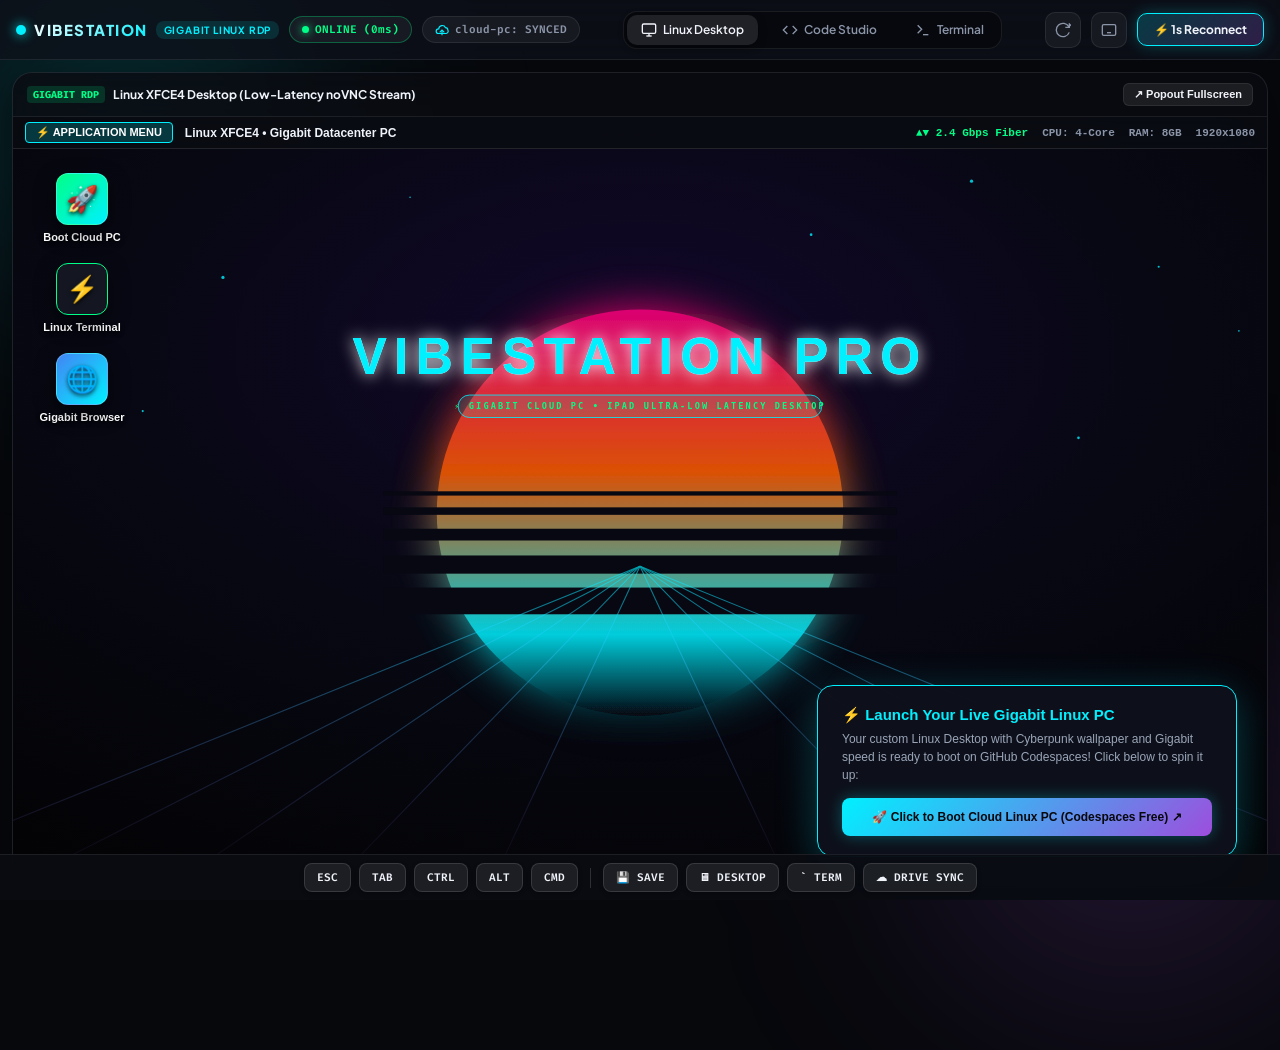
<file: dashboard/index.html>
<!DOCTYPE html>
<html lang="en">
<head>
  <meta charset="UTF-8">
  <meta name="viewport" content="width=device-width, initial-scale=1.0, maximum-scale=1.0, user-scalable=no, viewport-fit=cover">
  <title>VibeStation Cloud // Linux RDP for iPad</title>
  <meta name="apple-mobile-web-app-capable" content="yes">
  <meta name="apple-mobile-web-app-status-bar-style" content="black-translucent">
  <meta name="apple-mobile-web-app-title" content="Linux RDP">
  <meta name="theme-color" content="#0a0b10">
  <link rel="manifest" href="manifest.json">
  <link rel="stylesheet" href="style.css">
  <link rel="preconnect" href="https://fonts.googleapis.com">
  <link rel="preconnect" href="https://fonts.gstatic.com" crossorigin>
  <link href="https://fonts.googleapis.com/css2?family=Fira+Code:wght@400;600&family=Plus+Jakarta+Sans:wght@400;600;700;800&display=swap" rel="stylesheet">
</head>
<body>
  <div class="ambient-glow glow-1"></div>
  <div class="ambient-glow glow-2"></div>

  <div class="app-shell">
    <!-- Top Navigation Header -->
    <header class="top-nav">
      <div class="nav-left">
        <div class="brand-badge">
          <div class="pulse-dot"></div>
          <span class="brand-title">VIBESTATION</span>
          <span class="brand-tag">GIGABIT LINUX RDP</span>
        </div>
        
        <div id="connectionStatus" class="status-pill connected">
          <span class="status-indicator"></span>
          <span id="statusText">ONLINE (0ms)</span>
        </div>

        <div id="driveStatus" class="drive-pill" title="Google Drive Cloud-PC 1TB Sync">
          <svg class="drive-icon" viewBox="0 0 24 24" fill="none" stroke="currentColor" stroke-width="2">
            <path d="M19 18H6a4 4 0 0 1-4-4 4 4 0 0 1 4-4h.5A6 6 0 0 1 18 8a4 4 0 0 1 4 4 4 4 0 0 1-3 6z"/>
            <polyline points="16 16 12 12 8 16"/>
            <line x1="12" y1="12" x2="12" y2="21"/>
          </svg>
          <span id="driveText">cloud-pc: SYNCED</span>
        </div>
      </div>

      <!-- Center Tabs -->
      <nav class="nav-center">
        <button class="nav-tab active" data-view="desktop" title="Full Linux Desktop GUI (Cmd+1)">
          <svg viewBox="0 0 24 24" width="16" height="16" stroke="currentColor" fill="none" stroke-width="2"><rect x="2" y="3" width="20" height="14" rx="2"/><line x1="8" y1="21" x2="16" y2="21"/><line x1="12" y1="17" x2="12" y2="21"/></svg>
          <span>Linux Desktop</span>
        </button>
        <button class="nav-tab" data-view="editor" title="Full Code Studio (Cmd+2)">
          <svg viewBox="0 0 24 24" width="16" height="16" stroke="currentColor" fill="none" stroke-width="2"><polyline points="16 18 22 12 16 6"/><polyline points="8 6 2 12 8 18"/></svg>
          <span>Code Studio</span>
        </button>
        <button class="nav-tab" data-view="terminal" title="Cloud Terminal (Cmd+3)">
          <svg viewBox="0 0 24 24" width="16" height="16" stroke="currentColor" fill="none" stroke-width="2"><polyline points="4 17 10 11 4 5"/><line x1="12" y1="19" x2="20" y2="19"/></svg>
          <span>Terminal</span>
        </button>
      </nav>

      <!-- Right Controls -->
      <div class="nav-right">
        <button id="syncNowBtn" class="btn-icon" title="Force Sync Google Drive">
          <svg viewBox="0 0 24 24" width="16" height="16" stroke="currentColor" fill="none" stroke-width="2"><path d="M21.5 2v6h-6M21.34 15.57a10 10 0 1 1-.57-8.38l5.67-5.67"/></svg>
        </button>
        <button id="toggleKeyboardBar" class="btn-icon" title="Toggle Virtual Modifier Bar">
          <svg viewBox="0 0 24 24" width="16" height="16" stroke="currentColor" fill="none" stroke-width="2"><rect x="2" y="4" width="20" height="16" rx="2"/><line x1="6" y1="8" x2="6.01" y2="8"/><line x1="10" y1="8" x2="10.01" y2="8"/><line x1="14" y1="8" x2="14.01" y2="8"/><line x1="18" y1="8" x2="18.01" y2="8"/><line x1="6" y1="12" x2="6.01" y2="12"/><line x1="18" y1="12" x2="18.01" y2="12"/><line x1="9" y1="16" x2="15" y2="16"/></svg>
        </button>
        <button id="reconnectBtn" class="btn-primary" title="Instant Reconnect (Cmd+R)">
          ⚡ 1s Reconnect
        </button>
      </div>
    </header>

    <!-- Main Workspace Viewport -->
    <main class="workspace-viewport view-desktop" id="workspaceViewport">
      <!-- Desktop GUI Pane (Primary View) -->
      <section class="pane pane-desktop" id="desktopPane">
        <div class="pane-header">
          <div class="preview-title">
            <span class="glow-tag">GIGABIT RDP</span>
            <span>Linux XFCE4 Desktop (Low-Latency noVNC Stream)</span>
          </div>
          <div class="preview-actions">
            <button id="popoutDesktopBtn" class="btn-micro" title="Open Fullscreen in New Tab">↗ Popout Fullscreen</button>
          </div>
        </div>
        <div class="pane-content">
          <iframe id="desktopFrame" src="about:blank" title="Linux Desktop GUI"></iframe>
        </div>
      </section>

      <!-- Code Studio Pane -->
      <section class="pane pane-editor" id="editorPane" style="display: none;">
        <div class="pane-header">
          <div class="pane-tabs">
            <button class="pane-tab active" id="tabCode">Code Studio</button>
            <button class="pane-tab" id="tabTerminal">AI Shell (agy / tmux)</button>
          </div>
          <div class="pane-actions">
            <span class="session-badge" id="sessionBadge">Session: persistent-main</span>
          </div>
        </div>

        <div class="pane-content">
          <iframe id="editorFrame" class="active-frame" src="about:blank" title="Cloud IDE"></iframe>
          
          <div id="terminalContainer" class="terminal-box" style="display: none;">
            <div class="terminal-banner">
              <span>● Persistent tmux session active. Screen-sleep resilient.</span>
              <span id="termUptime">Uptime: Gigabit Cloud Active</span>
            </div>
            <div id="mockTerminal" class="mock-terminal">
              <div class="term-line prompt"><span class="user">vibe@cloud-pc</span>:<span class="dir">~/workspace</span>$ <span class="cmd">agy "build full-stack app with gigabit network"</span></div>
              <div class="term-line output info">⚡ Antigravity Agent active | Gigabit Cloud Connection</div>
              <div class="term-line output success">✓ Codebase indexed | Full XFCE Desktop ready at Port 6080</div>
            </div>
          </div>
        </div>
      </section>
    </main>

    <!-- iPad Hardware Keyboard Virtual Modifier Bar -->
    <aside class="ipad-keyboard-bar" id="keyboardBar">
      <div class="kb-key" data-key="Escape">ESC</div>
      <div class="kb-key" data-key="Tab">TAB</div>
      <div class="kb-key" data-key="Control">CTRL</div>
      <div class="kb-key" data-key="Alt">ALT</div>
      <div class="kb-key" data-key="Meta">CMD</div>
      <div class="kb-divider"></div>
      <div class="kb-key" data-shortcut="save">💾 SAVE</div>
      <div class="kb-key" data-shortcut="desktop">🖥 DESKTOP</div>
      <div class="kb-key" data-shortcut="toggleTerm">` TERM</div>
      <div class="kb-key" data-shortcut="sync">☁ DRIVE SYNC</div>
    </aside>

    <!-- Reconnect Toast Overlay -->
    <div id="reconnectToast" class="reconnect-toast hidden">
      <div class="toast-spinner"></div>
      <div class="toast-content">
        <div class="toast-title">Restoring Session...</div>
        <div class="toast-sub">Reattaching Desktop & tmux (1-2s)</div>
      </div>
    </div>
  </div>

  <script src="app.js"></script>
</body>
</html>
</file>
<file: dashboard/style.css>
/* ==========================================================================
   VIBESTATION PRO - PURE GIGABIT LINUX DESKTOP RDP (iPad Pro Optimized)
   ========================================================================== */

:root {
  --bg-core: #07080c;
  --bg-panel: rgba(14, 17, 26, 0.75);
  --bg-panel-border: rgba(255, 255, 255, 0.08);
  --bg-card: rgba(22, 27, 41, 0.85);
  
  --accent-cyan: #00f0ff;
  --accent-cyan-glow: rgba(0, 240, 255, 0.35);
  --accent-purple: #9d4edd;
  --accent-purple-glow: rgba(157, 78, 221, 0.35);
  --accent-green: #00ff88;
  --accent-green-glow: rgba(0, 255, 136, 0.4);
  --accent-red: #ff3366;
  
  --text-primary: #f0f3fa;
  --text-secondary: #8b95a8;
  --text-muted: #535c70;
  
  --font-main: 'Plus Jakarta Sans', -apple-system, BlinkMacSystemFont, sans-serif;
  --font-mono: 'Fira Code', monospace;
  
  --radius-sm: 8px;
  --radius-md: 14px;
  --radius-lg: 20px;
}

* {
  box-sizing: border-box;
  margin: 0;
  padding: 0;
  -webkit-tap-highlight-color: transparent;
  user-select: none;
}

body {
  background-color: var(--bg-core);
  color: var(--text-primary);
  font-family: var(--font-main);
  height: 100vh;
  height: 100dvh;
  overflow: hidden;
  position: fixed;
  width: 100vw;
  padding-top: env(safe-area-inset-top, 0px);
  padding-left: env(safe-area-inset-left, 0px);
  padding-right: env(safe-area-inset-right, 0px);
}

/* Ambient Backdrops */
.ambient-glow {
  position: absolute;
  border-radius: 50%;
  filter: blur(120px);
  pointer-events: none;
  z-index: 0;
}
.glow-1 {
  width: 450px;
  height: 450px;
  background: radial-gradient(circle, var(--accent-cyan-glow) 0%, transparent 70%);
  top: -100px;
  left: -100px;
}
.glow-2 {
  width: 500px;
  height: 500px;
  background: radial-gradient(circle, var(--accent-purple-glow) 0%, transparent 70%);
  bottom: -150px;
  right: -100px;
}

/* Shell Layout */
.app-shell {
  position: relative;
  z-index: 1;
  display: flex;
  flex-direction: column;
  height: 100%;
  width: 100%;
}

/* Top Navigation Header */
.top-nav {
  display: flex;
  align-items: center;
  justify-content: space-between;
  height: 60px;
  padding: 0 16px;
  background: var(--bg-panel);
  backdrop-filter: blur(25px);
  -webkit-backdrop-filter: blur(25px);
  border-bottom: 1px solid var(--bg-panel-border);
  gap: 12px;
}

.nav-left, .nav-center, .nav-right {
  display: flex;
  align-items: center;
  gap: 10px;
}

.brand-badge {
  display: flex;
  align-items: center;
  gap: 8px;
}

.pulse-dot {
  width: 10px;
  height: 10px;
  background-color: var(--accent-cyan);
  border-radius: 50%;
  box-shadow: 0 0 12px var(--accent-cyan);
  animation: pulseGlow 2s infinite ease-in-out;
}

@keyframes pulseGlow {
  0%, 100% { transform: scale(1); opacity: 1; }
  50% { transform: scale(1.3); opacity: 0.6; }
}

.brand-title {
  font-weight: 800;
  font-size: 15px;
  letter-spacing: 1.5px;
  background: linear-gradient(135deg, #ffffff 0%, var(--accent-cyan) 100%);
  -webkit-background-clip: text;
  -webkit-text-fill-color: transparent;
}

.brand-tag {
  font-size: 10px;
  font-weight: 700;
  background: rgba(0, 240, 255, 0.12);
  color: var(--accent-cyan);
  padding: 3px 8px;
  border-radius: var(--radius-sm);
  letter-spacing: 0.8px;
}

/* Status Pills */
.status-pill, .drive-pill {
  display: flex;
  align-items: center;
  gap: 6px;
  padding: 5px 12px;
  border-radius: 30px;
  font-size: 11px;
  font-weight: 600;
  font-family: var(--font-mono);
  background: rgba(255, 255, 255, 0.05);
  border: 1px solid var(--bg-panel-border);
}

.status-pill.connected {
  border-color: rgba(0, 255, 136, 0.3);
  color: var(--accent-green);
}
.status-pill.connected .status-indicator {
  width: 7px;
  height: 7px;
  border-radius: 50%;
  background-color: var(--accent-green);
  box-shadow: 0 0 8px var(--accent-green);
}

.status-pill.disconnected {
  border-color: rgba(255, 51, 102, 0.4);
  color: var(--accent-red);
}
.status-pill.disconnected .status-indicator {
  background-color: var(--accent-red);
  box-shadow: 0 0 8px var(--accent-red);
}

.drive-pill {
  color: var(--text-secondary);
  cursor: pointer;
  transition: all 0.2s ease;
}
.drive-pill:hover {
  background: rgba(255, 255, 255, 0.1);
  color: var(--text-primary);
}
.drive-icon {
  width: 14px;
  height: 14px;
  stroke: var(--accent-cyan);
}

/* Center Tabs */
.nav-center {
  background: rgba(0, 0, 0, 0.35);
  padding: 3px;
  border-radius: var(--radius-md);
  border: 1px solid var(--bg-panel-border);
}

.nav-tab {
  display: flex;
  align-items: center;
  gap: 6px;
  background: transparent;
  border: none;
  color: var(--text-secondary);
  font-family: var(--font-main);
  font-size: 12px;
  font-weight: 600;
  padding: 7px 14px;
  border-radius: 10px;
  cursor: pointer;
  transition: all 0.2s cubic-bezier(0.16, 1, 0.3, 1);
}

.nav-tab.active {
  background: rgba(255, 255, 255, 0.1);
  color: var(--text-primary);
  box-shadow: 0 2px 8px rgba(0, 0, 0, 0.4);
}

.nav-tab:hover:not(.active) {
  color: var(--text-primary);
  background: rgba(255, 255, 255, 0.04);
}

/* Nav Action Buttons */
.btn-icon {
  background: rgba(255, 255, 255, 0.05);
  border: 1px solid var(--bg-panel-border);
  color: var(--text-secondary);
  width: 36px;
  height: 36px;
  border-radius: 10px;
  display: flex;
  align-items: center;
  justify-content: center;
  cursor: pointer;
  transition: all 0.2s;
}
.btn-icon:hover {
  color: var(--text-primary);
  background: rgba(255, 255, 255, 0.12);
  border-color: rgba(255, 255, 255, 0.2);
}

.btn-primary {
  background: linear-gradient(135deg, rgba(0, 240, 255, 0.2) 0%, rgba(157, 78, 221, 0.25) 100%);
  border: 1px solid var(--accent-cyan);
  color: var(--text-primary);
  font-family: var(--font-main);
  font-size: 12px;
  font-weight: 700;
  padding: 8px 16px;
  border-radius: 10px;
  cursor: pointer;
  box-shadow: 0 0 15px rgba(0, 240, 255, 0.25);
  transition: all 0.2s;
}
.btn-primary:active {
  transform: scale(0.96);
}

/* Workspace Viewport */
.workspace-viewport {
  flex: 1;
  display: flex;
  padding: 12px;
  gap: 12px;
  overflow: hidden;
  height: calc(100vh - 60px);
}

/* Views */
.workspace-viewport.view-desktop .pane-desktop {
  flex: 1;
  display: flex !important;
}
.workspace-viewport.view-desktop .pane-editor {
  display: none !important;
}

.workspace-viewport.view-editor .pane-editor {
  flex: 1;
  display: flex !important;
}
.workspace-viewport.view-editor .pane-desktop {
  display: none !important;
}

.workspace-viewport.view-terminal .pane-editor {
  flex: 1;
  display: flex !important;
}
.workspace-viewport.view-terminal .pane-desktop {
  display: none !important;
}

/* Panes */
.pane {
  background: var(--bg-panel);
  border: 1px solid var(--bg-panel-border);
  backdrop-filter: blur(20px);
  -webkit-backdrop-filter: blur(20px);
  border-radius: var(--radius-lg);
  display: flex;
  flex-direction: column;
  overflow: hidden;
  box-shadow: 0 12px 36px rgba(0, 0, 0, 0.5);
}

.pane-header {
  height: 44px;
  padding: 0 14px;
  display: flex;
  align-items: center;
  justify-content: space-between;
  border-bottom: 1px solid var(--bg-panel-border);
  background: rgba(0, 0, 0, 0.25);
}

.pane-tabs {
  display: flex;
  gap: 8px;
}

.pane-tab {
  background: none;
  border: none;
  color: var(--text-secondary);
  font-family: var(--font-main);
  font-size: 12px;
  font-weight: 600;
  cursor: pointer;
  padding: 6px 10px;
  border-radius: 6px;
  transition: all 0.2s;
}
.pane-tab.active {
  color: var(--accent-cyan);
  background: rgba(0, 240, 255, 0.08);
}

.session-badge {
  font-family: var(--font-mono);
  font-size: 11px;
  color: var(--text-muted);
}

.preview-title {
  display: flex;
  align-items: center;
  gap: 8px;
  font-size: 12px;
  font-weight: 700;
}

.glow-tag {
  background: rgba(0, 255, 136, 0.15);
  color: var(--accent-green);
  font-size: 10px;
  font-weight: 800;
  padding: 2px 6px;
  border-radius: 4px;
  font-family: var(--font-mono);
}

.preview-actions {
  display: flex;
  gap: 6px;
}

.btn-micro {
  background: rgba(255, 255, 255, 0.08);
  border: 1px solid var(--bg-panel-border);
  color: var(--text-primary);
  font-size: 11px;
  font-weight: 600;
  padding: 4px 10px;
  border-radius: 6px;
  cursor: pointer;
}
.btn-micro:hover {
  background: rgba(255, 255, 255, 0.15);
}

.pane-content {
  flex: 1;
  position: relative;
  background: #000;
}

.pane-content iframe {
  width: 100%;
  height: 100%;
  border: none;
  display: block;
}

/* Terminal Container */
.terminal-box {
  width: 100%;
  height: 100%;
  background: #0a0c13;
  display: flex;
  flex-direction: column;
  font-family: var(--font-mono);
}

.terminal-banner {
  padding: 8px 16px;
  background: rgba(0, 0, 0, 0.4);
  font-size: 11px;
  color: var(--accent-cyan);
  border-bottom: 1px solid rgba(255, 255, 255, 0.05);
  display: flex;
  justify-content: space-between;
}

.mock-terminal {
  flex: 1;
  padding: 16px;
  overflow-y: auto;
  display: flex;
  flex-direction: column;
  gap: 8px;
  font-size: 13px;
  line-height: 1.5;
}

.term-line .user { color: var(--accent-green); font-weight: 600; }
.term-line .dir { color: var(--accent-cyan); }
.term-line .cmd { color: #fff; font-weight: 600; }
.term-line.info { color: var(--accent-purple); }
.term-line.success { color: var(--accent-green); }

/* Virtual Modifier Bar with iPad Safe-Area */
.ipad-keyboard-bar {
  display: flex;
  align-items: center;
  justify-content: center;
  gap: 8px;
  padding: 8px 12px calc(8px + env(safe-area-inset-bottom, 0px));
  background: rgba(10, 12, 18, 0.95);
  backdrop-filter: blur(20px);
  -webkit-backdrop-filter: blur(20px);
  border-top: 1px solid var(--bg-panel-border);
  position: absolute;
  bottom: 0;
  left: 0;
  right: 0;
  z-index: 50;
  transition: transform 0.25s cubic-bezier(0.16, 1, 0.3, 1);
}

.ipad-keyboard-bar.hidden {
  transform: translateY(100%);
}

.kb-key {
  background: rgba(255, 255, 255, 0.08);
  border: 1px solid rgba(255, 255, 255, 0.12);
  color: var(--text-primary);
  font-family: var(--font-mono);
  font-size: 11px;
  font-weight: 600;
  padding: 6px 12px;
  border-radius: 8px;
  cursor: pointer;
  box-shadow: 0 2px 4px rgba(0, 0, 0, 0.3);
  transition: all 0.15s;
}
.kb-key:active {
  background: var(--accent-cyan);
  color: #000;
  transform: translateY(1px);
}

.kb-divider {
  width: 1px;
  height: 20px;
  background: rgba(255, 255, 255, 0.15);
  margin: 0 4px;
}

/* Reconnect Toast Overlay */
.reconnect-toast {
  position: absolute;
  top: calc(75px + env(safe-area-inset-top, 0px));
  right: calc(20px + env(safe-area-inset-right, 0px));
  background: rgba(16, 20, 30, 0.95);
  border: 1px solid var(--accent-cyan);
  box-shadow: 0 10px 30px rgba(0, 240, 255, 0.2);
  border-radius: var(--radius-md);
  padding: 12px 18px;
  display: flex;
  align-items: center;
  gap: 14px;
  z-index: 100;
  transition: all 0.3s ease;
}

.reconnect-toast.hidden {
  opacity: 0;
  transform: translateY(-20px);
  pointer-events: none;
}

.toast-spinner {
  width: 18px;
  height: 18px;
  border: 2px solid rgba(0, 240, 255, 0.2);
  border-top-color: var(--accent-cyan);
  border-radius: 50%;
  animation: spin 0.8s linear infinite;
}

@keyframes spin {
  to { transform: rotate(360deg); }
}

.toast-title {
  font-size: 13px;
  font-weight: 700;
}
.toast-sub {
  font-size: 11px;
  color: var(--text-secondary);
}
</file>
